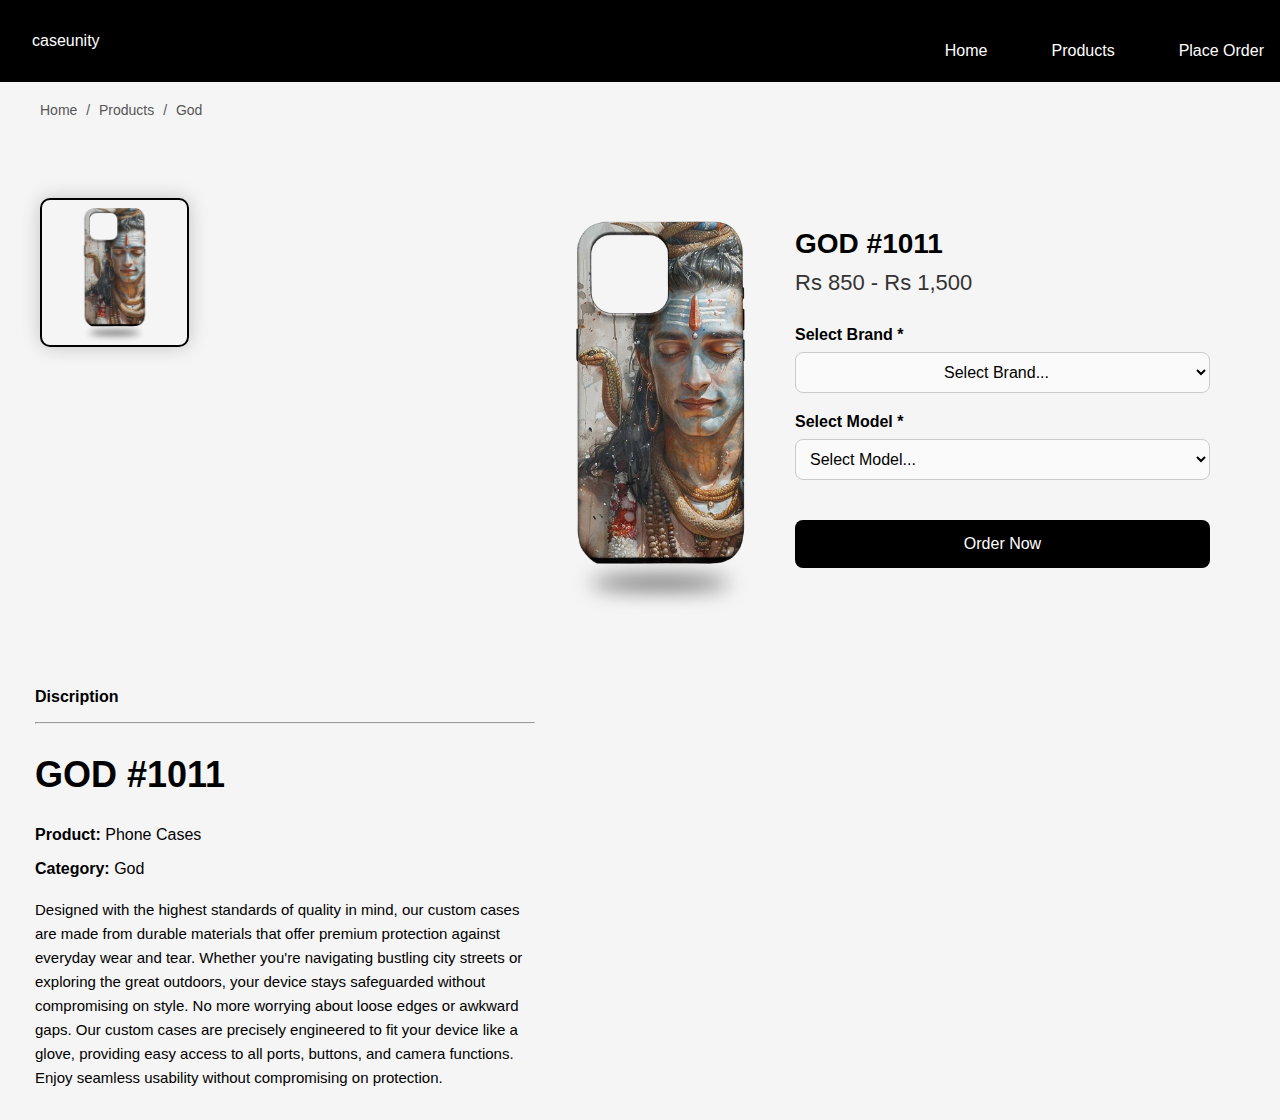
<file: god/index.html>
<!DOCTYPE html>
<html lang="en">
<head>
    <meta charset="UTF-8">
    <meta name="viewport" content="width=device-width, initial-scale=1.0">
    <title>Document</title>
    <link rel="stylesheet" href="./style.css">
</head>
<body>
    

<!-- Navigation Bar -->
  <header class="navbar">
    <div class="logo">
      caseunity
    </div>
    <div class="nav-links" >
        <ul class="nav" id="navlinks">
          <li>
            <a href="#">Home</a>
          </li>
          <li>
            <a href="#">Products</a>
          </li>
          <li>
            <a href="#">Place Order</a>
          </li>

        </ul>

      <div class="hamburger" id="hamburger" > 
        <span></span>
        <span></span>
        <span></span>
      </div>
    </div>
  </header>

<!-- Breadcrumb -->
<div class="breadcrumb">
    Home <span>/</span> Products <span>/</span> God
</div>

<!-- Product Section -->
<div class="container">
    <!-- Product Image -->
    <div class="product-small">
        <img src="./god.png" alt="Shiva Case">
    </div>

    <div class="product-image">
        <img src="./god.png" alt="Shiva Case">
    </div>

 


    <!-- Product Details -->
    <div class="product-details">
        <div class="product-title">GOD #1011</div>
        <div class="product-price">Rs 850 - Rs 1,500</div>

        <div class="form-group">
            <label for="brand">Select Brand *</label>
            <select id="brand" class="brand">
                <option value="">Select Brand...</option>
                <option value="samsung">SAMSUNG</option>
                <option value="apple">APPLE</option>
                <option value="vivo">VIVO</option>
                <option value="oneplus">ONEPLUS</option>
                <option value="realme">REALME</option>
                <option value="redmi">REDMI</option>
                <option value="oppo">OPPO</option>
                <option value="huwaei">HUWAEI</option>
                <option value="google pixel">GOOGLE PIXEL</option>
                <option value="xiaomi">XIAOMI</option>
                <option value="nothing-phone">NOTHING PHONE</option>
                

            </select>
        </div>

        <div class="form-group">
            <label for="model">Select Model *</label>
            <select id="model">
                <option value="">Select Model...</option>
            </select>
        </div>

        <button class="btn" onclick="addToCart()">Order Now</button>
    </div>
    </div>
        
<div class="content">
  <strong><p>Discription</p></strong>
  <hr>
  <div class="h2">
    <h2>GOD #1011</h2>
  </div>
    <div class="product-info">
      <p><span class="label">Product:</span> Phone Cases</p>
      <p><span class="label">Category:</span> God</p>
    </div>

    <div class="description">
      Designed with the highest standards of quality in mind, our custom cases are made from durable materials that offer premium protection against everyday wear and tear. Whether you're navigating bustling city streets or exploring the great outdoors, your device stays safeguarded without compromising on style. No more worrying about loose edges or awkward gaps. Our custom cases are precisely engineered to fit your device like a glove, providing easy access to all ports, buttons, and camera functions. Enjoy seamless usability without compromising on protection.
    </div>
 
    


    <script src="./script.js"></script>

</body>
</html>
</file>
<file: god/style.css>
body {
            font-family: Arial, sans-serif;
            background-color: #f5f5f5;
            margin: 0;
            padding: 0;
        }

        /* Navbar */
        .navbar {
            background-color: #1c1c1c;
            padding: 15px 30px;
            color: white;
            display: flex;
            justify-content: space-between;
            align-items: center;
        }
        .navbar a {
            color: white;
            margin: 0 15px;
            text-decoration: none;
            font-weight: bold;
        }
    @media (max-width: 768px) {
  .nav-links ul {
    display: none;
    flex-direction: column;
    background-color: black;
    position: absolute;
    top: 10px;
    right: 20px;
    width: 200px;
  }

  .nav.active {
    display: flex;
  }

  .hamburger {
    display: flex;
    flex-direction: column;
    cursor: pointer;
  }

  .hamburger span {
    background: #fff;
    height: 3px;
    width: 25px;
    margin: 4px;
    border-radius: 3px;
  }

}

.navbar {
  display: flex;
  justify-content: space-between;
  align-items: center;
  background-color: black;
  padding: 1rem 2rem;
  position: sticky;
  top: 0;
  z-index: 1000;
  width: 100%;
}


.nav-links a {
  color: #fff;
  margin: 0 1rem;
  text-decoration: none;
  font-weight: 500;
  transition: color 0.3s ease;
  text-align: center;
  position: relative;
  top: 10px;
}
.nav-links ul {
  list-style: none;
  display: flex;
  gap: 2rem;
}
.nav-links {
  display: flex;
  align-items: center;
  gap: 2rem;
}

        /* Breadcrumb */
        .breadcrumb {
            margin: 20px 40px;
            color: #555;
            font-size: 14px;
        }
        .breadcrumb span {
            margin: 0 5px;
        }

        /* Product Section */
        .container {
            display: flex;
            justify-content: center;
            align-items: flex-start;
            gap: 5px;
            padding: 20px 40px;
            margin-top: 60px;
        }
        .product-image {
            flex: 1;
            max-width: 300px;
        }
        .product-image img {
            width: 400px;
            height: 420px;
            border-radius: 15px;
          
           
        }
        .product-small{
             flex: 1;
              
        }
        .product-small img{
            width: 35%;
            border-radius: 10px;
            box-shadow: 0 0 20px rgba(0,0,0,0.2);
            border: solid 2px black;
           
        }
        .product-details {
            flex: 1;
          
            padding: 30px;
            border-radius: 15px;
            
        }
        .product-title {
            font-size: 28px;
            font-weight: bold;
            margin-bottom: 10px;
        }
        .product-price {
            font-size: 22px;
            color: #333;
            margin-bottom: 30px;
        }
        .form-group {
            margin-bottom: 20px;
        }
        label {
            display: block;
            margin-bottom: 8px;
            font-weight: bold;
        }
        .brand{
         
          text-align: center;
        }

        select {
            width: 100%;
            padding: 10px;
            font-size: 16px;
            border-radius: 8px;
            border: 1px solid #ccc;
            background: #fafafa;
        }
        .btn {
            width: 100%;
            padding: 15px;
            background: black;
            color: white;
            font-size: 16px;
            border: none;
            border-radius: 8px;
            cursor: pointer;
            margin-top: 20px;
        }
        .btn:hover {
            background: #1c3ed6;
        }

     .content {
      padding: 30px;
     padding: 30px;
      max-width: 500px;
      margin-left: 5px;
    
    }

    .h2 {
      font-size: 24px;
      margin-bottom: 10px;
    }

    .product-info {
      margin-bottom: 20px;
    }

    .label {
      font-weight: bold;
    }

    .description {
      font-size: 15px;
      line-height: 1.6;
      color:black;
    }
</file>
